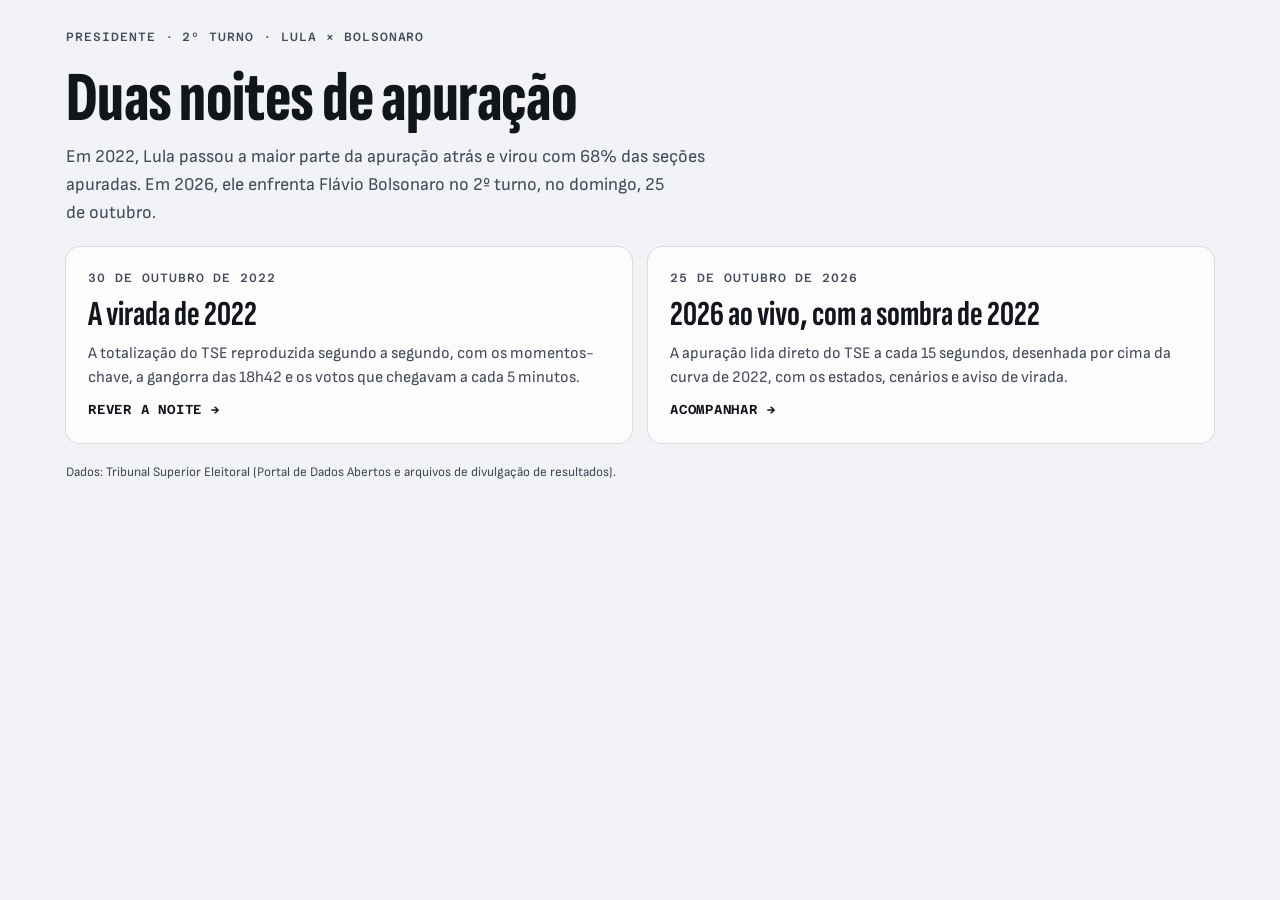
<file: index.html>
<!doctype html>
<html lang="pt-BR">
<head>
<meta charset="utf-8">
<meta name="viewport" content="width=device-width, initial-scale=1, viewport-fit=cover">
<title>Apuração do 2º turno</title>
<meta name="claude:viewport-fit-sides" content="cover">
<meta name="description" content="A virada de 2022, segundo a segundo, e a apuração de 2026 ao vivo com a sombra de 2022.">
<link rel="preconnect" href="https://fonts.googleapis.com">
<link rel="preconnect" href="https://fonts.gstatic.com" crossorigin>
<link rel="stylesheet" href="https://fonts.googleapis.com/css2?family=Azeret+Mono:wght@400;500;600&family=Sofia+Sans+Extra+Condensed:wght@600;700;800&family=Sofia+Sans:wght@400;500;600;700&display=swap">
<link rel="stylesheet" href="assets/apuracao.css">
<style>
  .entradas {
    display: grid;
    grid-template-columns: repeat(auto-fit, minmax(min(100%, 22rem), 1fr));
    gap: 16px;
  }

  .entrada {
    display: grid;
    gap: 10px;
    align-content: start;
    padding: 22px 22px 24px;
    border-radius: var(--raio);
    background: var(--superficie);
    box-shadow: 0 0 0 1px var(--anel);
    color: inherit;
    text-decoration: none;
  }

  .entrada:hover {
    box-shadow: 0 0 0 2px var(--tinta);
  }

  .entrada h2 {
    margin: 0;
    font-family: var(--fonte-placar);
    font-size: 2.2rem;
    line-height: 1;
  }

  .entrada p {
    margin: 0;
    color: var(--tinta-2);
  }

  .entrada .ir {
    font-family: var(--fonte-mono);
    font-size: var(--t-13);
    font-weight: 600;
    letter-spacing: 0.06em;
    text-transform: uppercase;
  }
</style>
</head>
<body>
<main class="pagina">
  <p class="olho">Presidente · 2º turno · Lula × Bolsonaro</p>
  <header class="cabecalho">
    <h1>Duas noites de apuração</h1>
    <p class="lide">Em 2022, Lula passou a maior parte da apuração atrás e virou com 68% das seções apuradas. Em 2026, ele enfrenta Flávio Bolsonaro no 2º turno, no domingo, 25 de outubro.</p>
  </header>
  <div class="entradas">
    <a class="entrada" href="2022.html">
      <span class="olho">30 de outubro de 2022</span>
      <h2>A virada de 2022</h2>
      <p>A totalização do TSE reproduzida segundo a segundo, com os momentos-chave, a gangorra das 18h42 e os votos que chegavam a cada 5 minutos.</p>
      <span class="ir">Rever a noite →</span>
    </a>
    <a class="entrada" href="2026.html">
      <span class="olho">25 de outubro de 2026</span>
      <h2>2026 ao vivo, com a sombra de 2022</h2>
      <p>A apuração lida direto do TSE a cada 15 segundos, desenhada por cima da curva de 2022, com os estados, cenários e aviso de virada.</p>
      <span class="ir">Acompanhar →</span>
    </a>
  </div>
  <footer class="notas">
    <p>Dados: Tribunal Superior Eleitoral (Portal de Dados Abertos e arquivos de divulgação de resultados).</p>
  </footer>
</main>
</body>
</html>
</file>
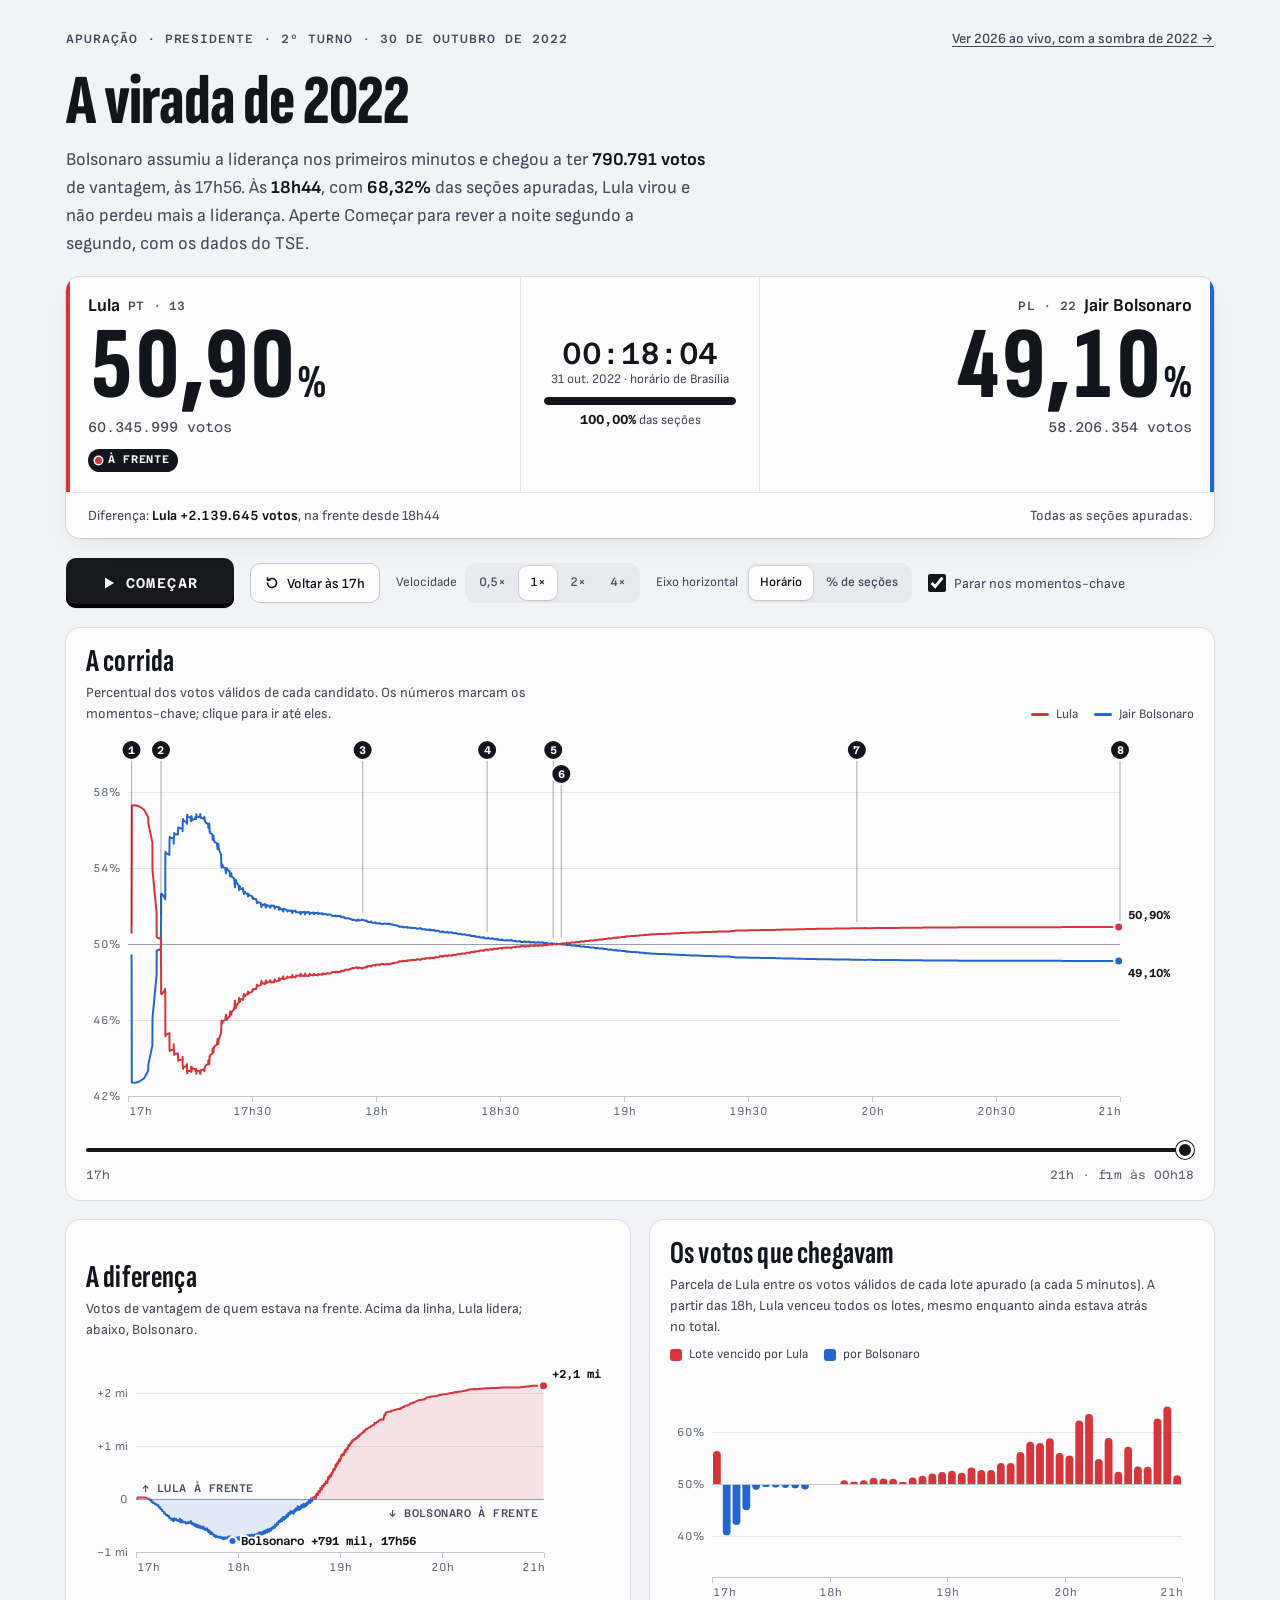
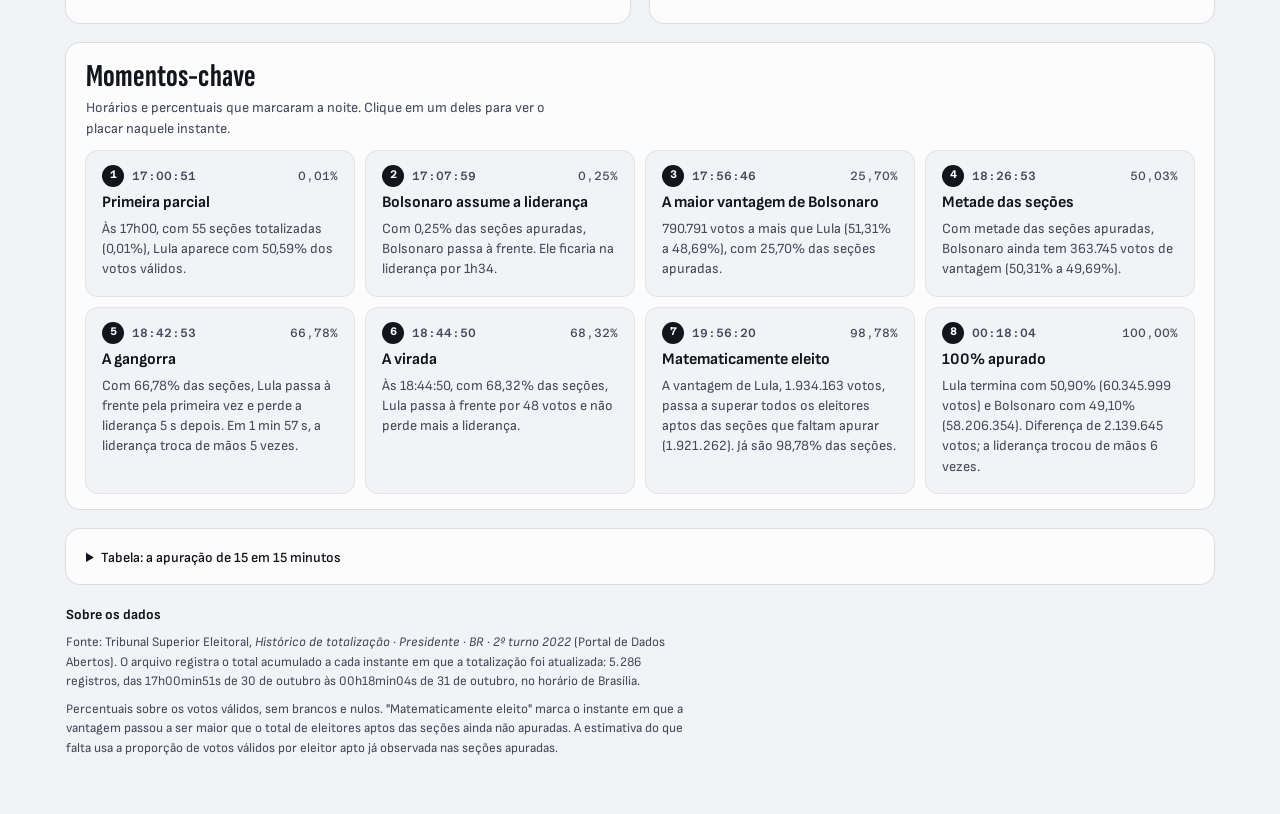
<file: 2022.html>
<!doctype html>
<html lang="pt-BR">
<head>
<meta charset="utf-8">
<meta name="viewport" content="width=device-width, initial-scale=1, viewport-fit=cover">
<title>A virada de 2022</title>
<meta name="claude:viewport-fit-sides" content="cover">
<meta name="description" content="Reprodução animada da apuração do 2º turno de 2022 entre Lula e Jair Bolsonaro, segundo a segundo, com os dados do TSE.">
<link rel="preconnect" href="https://fonts.googleapis.com">
<link rel="preconnect" href="https://fonts.gstatic.com" crossorigin>
<link rel="stylesheet" href="https://fonts.googleapis.com/css2?family=Azeret+Mono:wght@400;500;600&family=Sofia+Sans+Extra+Condensed:wght@600;700;800&family=Sofia+Sans:wght@400;500;600;700&display=swap">
<link rel="stylesheet" href="assets/apuracao.css">
</head>
<body>
<main class="pagina">
  <div class="topo">
    <p class="olho">Apuração · Presidente · 2º turno · 30 de outubro de 2022</p>
    <a class="trocar-versao" href="2026.html">Ver 2026 ao vivo, com a sombra de 2022 →</a>
  </div>

  <header class="cabecalho">
    <h1>A virada de 2022</h1>
    <p class="lide" id="lide">Reprodução da totalização do 2º turno entre Lula e Jair Bolsonaro, com os dados do TSE.</p>
  </header>

  <section class="placar" id="placar" aria-label="Placar da apuração no instante exibido">
    <div class="cand c-a">
      <div class="cand-nome"><span>Lula</span> <span class="cand-num">PT · 13</span></div>
      <div class="cand-pct"><span id="pct-a">—</span><small>%</small></div>
      <div class="cand-votos" id="votos-a">—</div>
      <div class="cand-selo"><span class="selo" id="selo-a" hidden>À frente</span></div>
    </div>
    <div class="centro">
      <div>
        <div class="relogio" id="relogio">--:--:--</div>
        <div class="relogio-data" id="relogio-data">30 out. 2022 · Brasília</div>
      </div>
      <div class="progresso">
        <div class="progresso-trilho"><div class="progresso-cheio" id="progresso"></div></div>
        <div class="progresso-rotulo"><strong id="pst">—</strong> das seções</div>
      </div>
      <span class="chip-lento" id="chip-lento" hidden>Câmera lenta</span>
    </div>
    <div class="cand c-b direita">
      <div class="cand-nome"><span class="cand-num">PL · 22</span> <span>Jair Bolsonaro</span></div>
      <div class="cand-pct"><span id="pct-b">—</span><small>%</small></div>
      <div class="cand-votos" id="votos-b">—</div>
      <div class="cand-selo"><span class="selo" id="selo-b" hidden>À frente</span></div>
    </div>
    <div class="placar-rodape">
      <span id="diferenca">—</span>
      <span id="falta">—</span>
    </div>
  </section>

  <div class="controles" role="group" aria-label="Controles da reprodução">
    <button class="tecla" id="tocar" type="button">
      <svg viewBox="0 0 14 14" aria-hidden="true"><path id="icone-tocar" d="M3 1.5v11l9-5.5z" fill="currentColor"/></svg>
      <span id="tocar-texto">Começar</span>
    </button>
    <button class="botao" id="reiniciar" type="button">
      <svg viewBox="0 0 14 14" aria-hidden="true"><path d="M2.5 7a4.5 4.5 0 1 0 1.3-3.2M2.5 1.8v2.4h2.4" fill="none" stroke="currentColor" stroke-width="1.6" stroke-linecap="round" stroke-linejoin="round"/></svg>
      Voltar às 17h
    </button>
    <div class="grupo">
      <span class="grupo-rotulo" id="r-velocidade">Velocidade</span>
      <div class="segmentado" role="radiogroup" aria-labelledby="r-velocidade">
        <label><input type="radio" name="velocidade" value="0.5"><span>0,5×</span></label>
        <label><input type="radio" name="velocidade" value="1" checked><span>1×</span></label>
        <label><input type="radio" name="velocidade" value="2"><span>2×</span></label>
        <label><input type="radio" name="velocidade" value="4"><span>4×</span></label>
      </div>
    </div>
    <div class="grupo">
      <span class="grupo-rotulo" id="r-eixo">Eixo horizontal</span>
      <div class="segmentado" role="radiogroup" aria-labelledby="r-eixo">
        <label><input type="radio" name="eixo" value="tempo" checked><span>Horário</span></label>
        <label><input type="radio" name="eixo" value="pst"><span>% de seções</span></label>
      </div>
    </div>
    <label class="alternar"><input type="checkbox" id="parar" checked> Parar nos momentos-chave</label>
  </div>

  <section class="painel" aria-labelledby="t-corrida">
    <div class="painel-topo">
      <div>
        <h2 id="t-corrida">A corrida</h2>
        <p class="painel-desc" id="desc-corrida">Percentual dos votos válidos de cada candidato. Os números marcam os momentos-chave; clique para ir até eles.</p>
      </div>
      <ul class="legenda">
        <li><i class="chave k-a"></i>Lula</li>
        <li><i class="chave k-b"></i>Jair Bolsonaro</li>
      </ul>
    </div>
    <div class="grafico" id="g-corrida" tabindex="0" aria-label="Gráfico da corrida. Use as setas para percorrer a apuração."></div>
    <div class="linha-tempo">
      <label class="so-leitor" for="tempo">Instante da apuração</label>
      <input type="range" id="tempo" min="0" max="1000" step="1" value="1000">
      <div class="linha-tempo-legenda"><span>17h</span><span id="tempo-fim">21h · fim às 00h18</span></div>
    </div>
  </section>

  <div class="duas-colunas">
    <section class="painel" aria-labelledby="t-margem">
      <div class="painel-topo">
        <div>
          <h2 id="t-margem">A diferença</h2>
          <p class="painel-desc">Votos de vantagem de quem estava na frente. Acima da linha, Lula lidera; abaixo, Bolsonaro.</p>
        </div>
      </div>
      <div class="grafico" id="g-margem"></div>
    </section>
    <section class="painel" aria-labelledby="t-lotes">
      <div class="painel-topo">
        <div>
          <h2 id="t-lotes">Os votos que chegavam</h2>
          <p class="painel-desc" id="desc-lotes">Parcela de Lula entre os votos válidos apurados a cada 5 minutos. Desde as 18h, Lula vencia quase todos os lotes, mesmo atrás no total.</p>
        </div>
        <ul class="legenda">
          <li><i class="chave bloco k-a"></i>Lote vencido por Lula</li>
          <li><i class="chave bloco k-b"></i>por Bolsonaro</li>
        </ul>
      </div>
      <div class="grafico" id="g-lotes"></div>
    </section>
  </div>

  <section class="painel" aria-labelledby="t-momentos">
    <div class="painel-topo">
      <div>
        <h2 id="t-momentos">Momentos-chave</h2>
        <p class="painel-desc">Horários e percentuais que marcaram a noite. Clique em um deles para ver o placar naquele instante.</p>
      </div>
    </div>
    <ol class="momentos" id="momentos"></ol>
  </section>

  <section class="painel" aria-labelledby="t-tabela">
    <details class="tabela">
      <summary id="t-tabela">Tabela: a apuração de 15 em 15 minutos</summary>
      <div class="tabela-envolve">
        <table>
          <thead>
            <tr><th scope="col">Horário</th><th scope="col">Seções apuradas</th><th scope="col">Lula</th><th scope="col">Bolsonaro</th><th scope="col">Diferença (votos)</th><th scope="col">Na frente</th></tr>
          </thead>
          <tbody id="tabela"></tbody>
        </table>
      </div>
    </details>
  </section>

  <footer class="notas">
    <h2>Sobre os dados</h2>
    <p>Fonte: Tribunal Superior Eleitoral, <em>Histórico de totalização · Presidente · BR · 2º turno 2022</em> (Portal de Dados Abertos). O arquivo registra o total acumulado a cada instante em que a totalização foi atualizada: 5.286 registros, das 17h00min51s de 30 de outubro às 00h18min04s de 31 de outubro, no horário de Brasília.</p>
    <p>Percentuais sobre os votos válidos, sem brancos e nulos. "Matematicamente eleito" marca o instante em que a vantagem passou a ser maior que o total de eleitores aptos das seções ainda não apuradas. A estimativa do que falta usa a proporção de votos válidos por eleitor apto já observada nas seções apuradas.</p>
  </footer>
  <div class="so-leitor" aria-live="polite" id="anuncio"></div>
</main>
<script src="dados/2022-2t-br.js"></script>
<script src="assets/apuracao.js"></script>
<script src="assets/pagina-2022.js"></script>
</body>
</html>
</file>
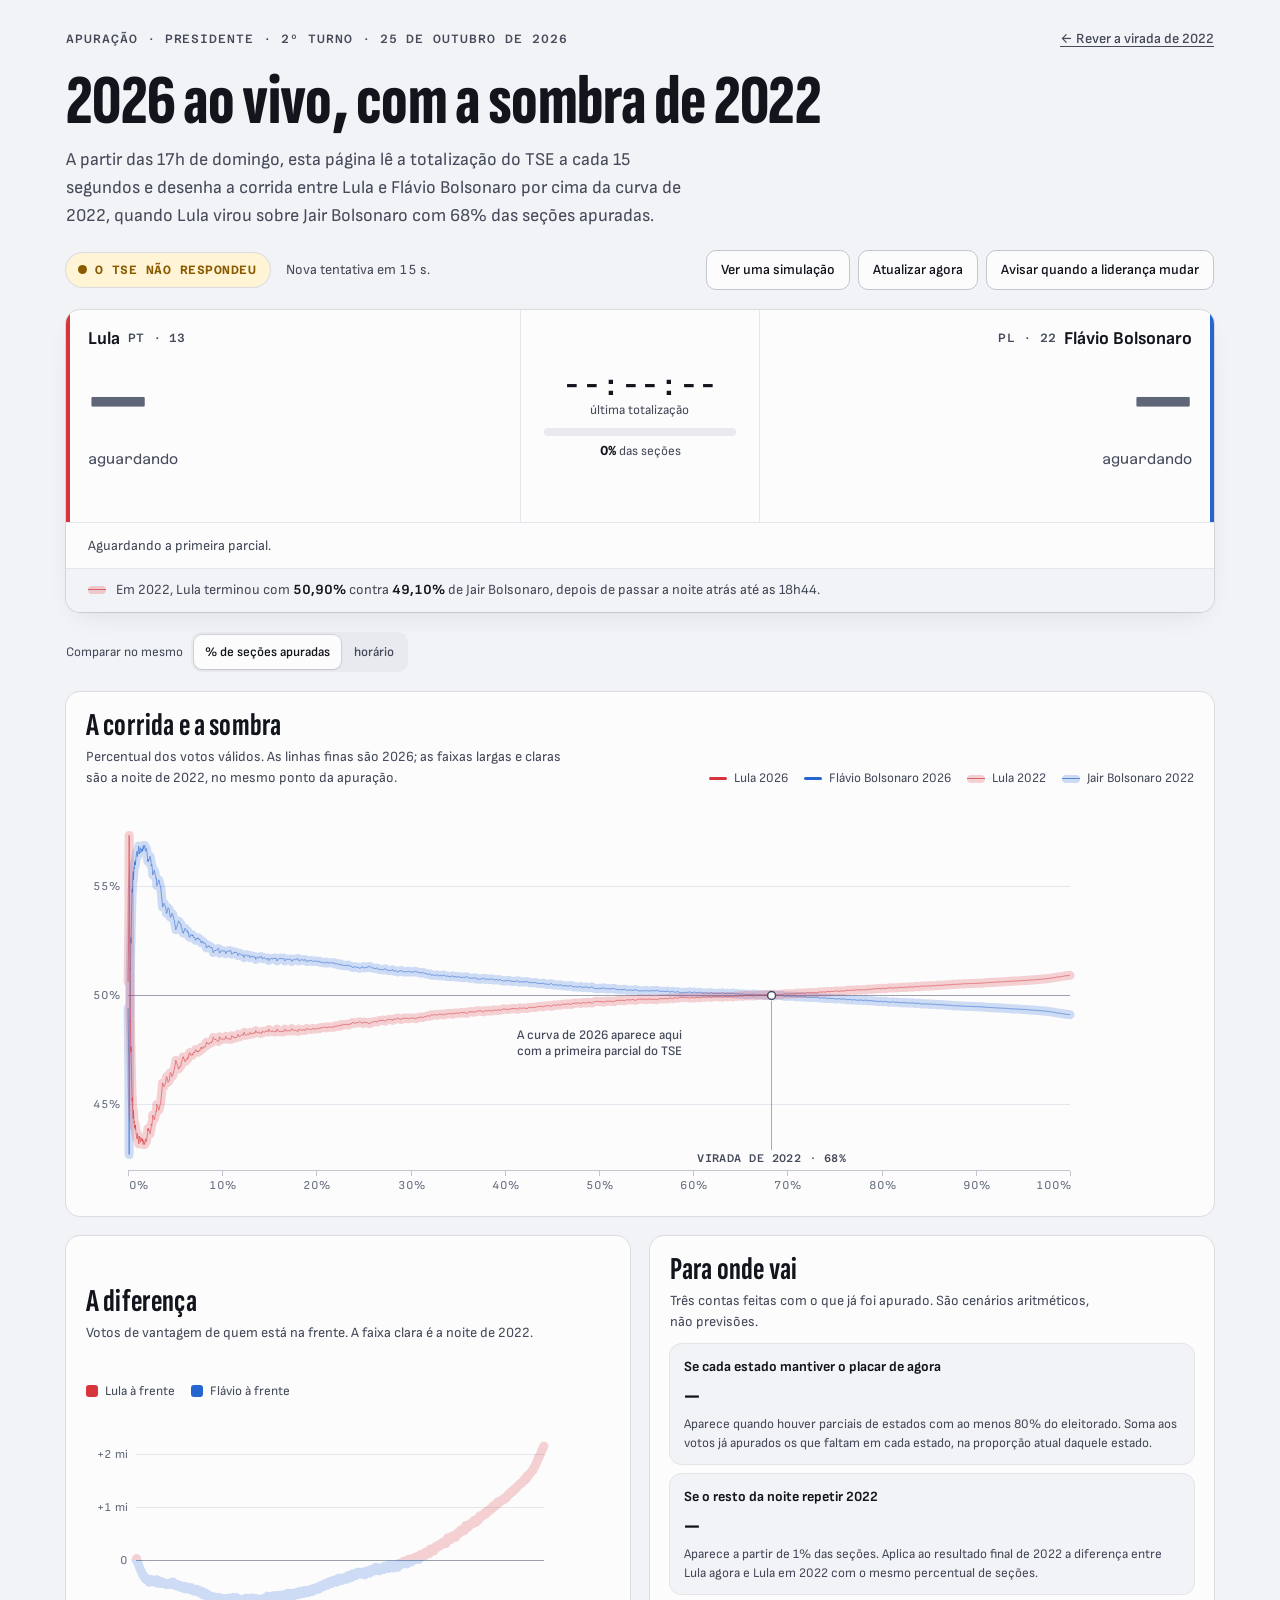
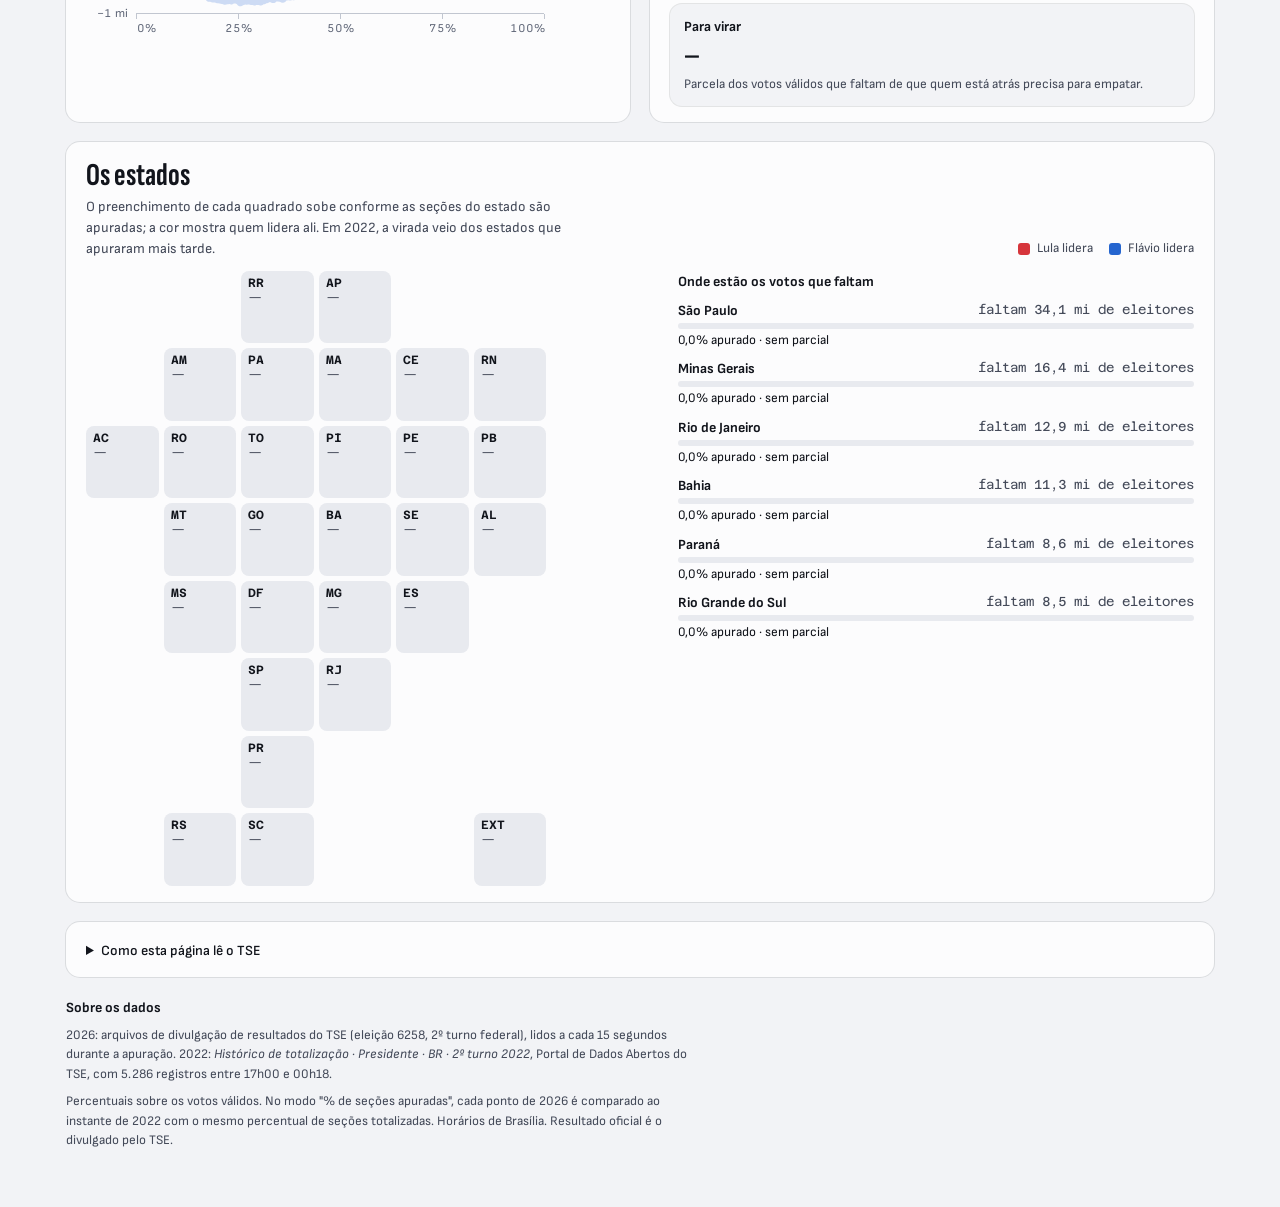
<file: 2026.html>
<!doctype html>
<html lang="pt-BR">
<head>
<meta charset="utf-8">
<meta name="viewport" content="width=device-width, initial-scale=1, viewport-fit=cover">
<title>Apuração 2026 × 2022</title>
<meta name="claude:viewport-fit-sides" content="cover">
<meta name="versao-ao-vivo" content="https://ogabrielfr.github.io/teste/2026.html">
<meta name="description" content="Apuração do 2º turno de 2026 entre Lula e Flávio Bolsonaro ao vivo, lida do TSE, com a curva de 2022 como sombra.">
<link rel="preconnect" href="https://fonts.googleapis.com">
<link rel="preconnect" href="https://fonts.gstatic.com" crossorigin>
<link rel="stylesheet" href="https://fonts.googleapis.com/css2?family=Azeret+Mono:wght@400;500;600&family=Sofia+Sans+Extra+Condensed:wght@600;700;800&family=Sofia+Sans:wght@400;500;600;700&display=swap">
<link rel="stylesheet" href="assets/apuracao.css">
</head>
<body>
<main class="pagina">
  <div class="topo">
    <p class="olho">Apuração · Presidente · 2º turno · 25 de outubro de 2026</p>
    <a class="trocar-versao" href="2022.html">← Rever a virada de 2022</a>
  </div>

  <header class="cabecalho">
    <h1>2026 ao vivo, com a sombra de 2022</h1>
    <p class="lide" id="lide">A partir das 17h de domingo, esta página lê a totalização do TSE a cada 15 segundos e desenha a corrida entre Lula e Flávio Bolsonaro por cima da curva de 2022, quando Lula virou sobre Jair Bolsonaro com 68% das seções apuradas.</p>
  </header>

  <div class="faixa-status" id="faixa-status">
    <span class="status" id="status" data-estado="conectando"><i class="status-ponto" aria-hidden="true"></i><span id="status-texto">Conectando ao TSE…</span></span>
    <span class="status-detalhe" id="status-detalhe"></span>
    <a class="botao" id="abrir-ao-vivo" href="#" target="_blank" rel="noopener" hidden>Abrir a versão ao vivo</a>
    <div class="grupo">
      <button class="botao" id="simular" type="button">Ver uma simulação</button>
      <button class="botao" id="atualizar" type="button">Atualizar agora</button>
      <button class="botao" id="avisar" type="button" aria-pressed="false">Avisar quando a liderança mudar</button>
    </div>
  </div>

  <div class="aviso-simulacao" id="aviso-simulacao" hidden>
    <strong>Simulação com números fictícios.</strong>
    <span>Os candidatos aparecem como A e B e nada aqui é resultado. Serve para ver como a página se comporta durante a apuração.</span>
    <span class="grupo">
      <button class="botao" id="nova-simulacao" type="button">Sortear outra</button>
      <button class="botao" id="sair-simulacao" type="button">Voltar ao ao vivo</button>
    </span>
  </div>

  <section class="placar" id="placar" aria-label="Placar da apuração de 2026">
    <div class="marca-dagua" id="marca-dagua" hidden>Simulação</div>
    <div class="cand c-a">
      <div class="cand-nome"><span id="nome-a">Lula</span> <span class="cand-num" id="num-a">PT · 13</span></div>
      <div class="cand-pct"><span id="pct-a">—</span><small>%</small></div>
      <div class="cand-votos" id="votos-a">aguardando</div>
      <div class="cand-selo"><span class="selo" id="selo-a" hidden>À frente</span></div>
    </div>
    <div class="centro">
      <div>
        <div class="relogio" id="relogio">--:--:--</div>
        <div class="relogio-data" id="relogio-data">última totalização</div>
      </div>
      <div class="progresso">
        <div class="progresso-trilho"><div class="progresso-cheio" id="progresso"></div></div>
        <div class="progresso-rotulo"><strong id="pst">0%</strong> das seções</div>
      </div>
    </div>
    <div class="cand c-b direita">
      <div class="cand-nome"><span class="cand-num" id="num-b">PL · 22</span> <span id="nome-b">Flávio Bolsonaro</span></div>
      <div class="cand-pct"><span id="pct-b">—</span><small>%</small></div>
      <div class="cand-votos" id="votos-b">aguardando</div>
      <div class="cand-selo"><span class="selo" id="selo-b" hidden>À frente</span></div>
    </div>
    <div class="placar-rodape">
      <span id="diferenca">A apuração começa quando as urnas fecharem, às 17h.</span>
      <span id="falta"></span>
    </div>
    <div class="placar-comparacao" id="comparacao">
      <span class="chave sombra k-a" aria-hidden="true"></span>
      <span id="comparacao-texto">Em 2022, Lula terminou com 50,90% contra 49,10% de Jair Bolsonaro, depois de passar a noite atrás até as 18h44.</span>
    </div>
  </section>

  <div class="controles" role="group" aria-label="Opções dos gráficos">
    <div class="grupo">
      <span class="grupo-rotulo" id="r-eixo">Comparar no mesmo</span>
      <div class="segmentado" role="radiogroup" aria-labelledby="r-eixo">
        <label><input type="radio" name="eixo" value="pst" checked><span>% de seções apuradas</span></label>
        <label><input type="radio" name="eixo" value="tempo"><span>horário</span></label>
      </div>
    </div>
  </div>

  <section class="painel" aria-labelledby="t-corrida">
    <div class="painel-topo">
      <div>
        <h2 id="t-corrida">A corrida e a sombra</h2>
        <p class="painel-desc" id="desc-corrida">Percentual dos votos válidos. As linhas finas são 2026; as faixas largas e claras são a noite de 2022, no mesmo ponto da apuração.</p>
      </div>
      <ul class="legenda">
        <li><i class="chave k-a"></i><span id="leg-a">Lula 2026</span></li>
        <li><i class="chave k-b"></i><span id="leg-b">Flávio Bolsonaro 2026</span></li>
        <li><i class="chave sombra k-a"></i>Lula 2022</li>
        <li><i class="chave sombra k-b"></i>Jair Bolsonaro 2022</li>
      </ul>
    </div>
    <div class="grafico" id="g-corrida" tabindex="0" aria-label="Gráfico da corrida de 2026 com a sombra de 2022. Use as setas para percorrer."></div>
  </section>

  <div class="duas-colunas">
    <section class="painel" aria-labelledby="t-margem">
      <div class="painel-topo">
        <div>
          <h2 id="t-margem">A diferença</h2>
          <p class="painel-desc">Votos de vantagem de quem está na frente. A faixa clara é a noite de 2022.</p>
        </div>
        <ul class="legenda">
          <li><i class="chave bloco k-a"></i><span id="leg-m-a">Lula à frente</span></li>
          <li><i class="chave bloco k-b"></i><span id="leg-m-b">Flávio à frente</span></li>
        </ul>
      </div>
      <div class="grafico" id="g-margem"></div>
    </section>

    <section class="painel" aria-labelledby="t-cenarios">
      <div class="painel-topo">
        <div>
          <h2 id="t-cenarios">Para onde vai</h2>
          <p class="painel-desc">Três contas feitas com o que já foi apurado. São cenários aritméticos, não previsões.</p>
        </div>
      </div>
      <div class="cenarios" id="cenarios">
        <div class="cenario">
          <h3>Se cada estado mantiver o placar de agora</h3>
          <div class="cenario-valor" id="cen-estados">—</div>
          <p id="cen-estados-nota">Soma aos votos já apurados os que faltam em cada estado, divididos na proporção atual daquele estado.</p>
        </div>
        <div class="cenario">
          <h3>Se o resto da noite repetir 2022</h3>
          <div class="cenario-valor" id="cen-sombra">—</div>
          <p id="cen-sombra-nota">Aplica ao resultado final de 2022 a diferença entre Lula agora e Lula em 2022 com o mesmo percentual de seções.</p>
        </div>
        <div class="cenario">
          <h3>Para virar</h3>
          <div class="cenario-valor" id="cen-virar">—</div>
          <p id="cen-virar-nota">Parcela dos votos válidos que faltam de que quem está atrás precisa para empatar.</p>
        </div>
      </div>
    </section>
  </div>

  <section class="painel" aria-labelledby="t-estados">
    <div class="painel-topo">
      <div>
        <h2 id="t-estados">Os estados</h2>
        <p class="painel-desc">O preenchimento de cada quadrado sobe conforme as seções do estado são apuradas; a cor mostra quem lidera ali. Em 2022, a virada veio dos estados que apuraram mais tarde.</p>
      </div>
      <ul class="legenda">
        <li><i class="chave bloco k-a"></i><span id="leg-uf-a">Lula lidera</span></li>
        <li><i class="chave bloco k-b"></i><span id="leg-uf-b">Flávio lidera</span></li>
      </ul>
    </div>
    <div class="estados">
      <div class="mapa-uf" id="mapa-uf" role="group" aria-label="Mapa dos estados"></div>
      <div class="faltam">
        <h3>Onde estão os votos que faltam</h3>
        <ol class="faltam-lista" id="faltam"></ol>
      </div>
    </div>
  </section>

  <section class="painel" aria-labelledby="t-como">
    <details class="tabela" id="como">
      <summary id="t-como">Como esta página lê o TSE</summary>
      <div class="notas">
        <p>A página busca no navegador o mesmo arquivo que alimenta o site oficial de resultados: <code id="url-br"></code>. Ele traz seções apuradas, eleitores aptos e votos de cada candidato no Brasil. Os estados vêm de um arquivo por UF no mesmo formato, lidos um a cada poucos segundos.</p>
        <p>O TSE publica só o placar do momento, sem histórico. Por isso a curva de 2026 começa quando a página é aberta e fica guardada neste navegador: recarregar não apaga o que já foi coletado. Depois da eleição, o TSE costuma publicar o histórico completo no Portal de Dados Abertos; carregue o CSV aqui para ver a noite inteira.</p>
        <p class="carregar"><label class="botao" for="csv">Carregar histórico (CSV do TSE)</label><input type="file" id="csv" accept=".csv,text/csv" class="so-leitor"> <span id="csv-status"></span></p>
        <p><button class="botao" id="limpar" type="button">Apagar a curva guardada neste navegador</button></p>
      </div>
    </details>
  </section>

  <footer class="notas">
    <h2>Sobre os dados</h2>
    <p>2026: arquivos de divulgação de resultados do TSE (eleição 6258, 2º turno federal), lidos a cada 15 segundos durante a apuração. 2022: <em>Histórico de totalização · Presidente · BR · 2º turno 2022</em>, Portal de Dados Abertos do TSE, com 5.286 registros entre 17h00 e 00h18.</p>
    <p>Percentuais sobre os votos válidos. No modo "% de seções apuradas", cada ponto de 2026 é comparado ao instante de 2022 com o mesmo percentual de seções totalizadas. Horários de Brasília. Resultado oficial é o divulgado pelo TSE.</p>
  </footer>
  <div class="so-leitor" aria-live="polite" id="anuncio"></div>
</main>
<script src="dados/2022-2t-br.js"></script>
<script src="assets/apuracao.js"></script>
<script src="assets/pagina-2026.js"></script>
</body>
</html>
</file>
<file: assets/apuracao.css>
/* Apuração — estilos compartilhados pelas páginas 2022 e 2026.
   Layout: um placar no topo, como o telão de apuração; o gráfico da corrida é o palco;
   o resto fica em faixas silenciosas. Só os candidatos têm cor: o resto é papel e tinta. */

:root {
  --papel: #f2f3f6;
  --superficie: #fcfcfd;
  --superficie-2: #e8eaef;
  --tinta: #12151c;
  --tinta-2: #454b5a;
  --tinta-3: #5f6677;
  --grade: #e3e6ec;
  --eixo: #c1c6d0;
  --anel: rgb(18 21 28 / 0.1);
  --sombra: 0 1px 2px rgb(18 21 28 / 0.05), 0 10px 30px -12px rgb(18 21 28 / 0.12);
  --lula: #d6353b;
  --bolso: #2565cf;
  --lula-lavado: rgb(214 53 59 / 0.12);
  --bolso-lavado: rgb(37 101 207 / 0.12);
  --lula-sombra: rgb(214 53 59 / 0.22);
  --bolso-sombra: rgb(37 101 207 / 0.22);
  --lula-preenche: rgb(214 53 59 / 0.3);
  --bolso-preenche: rgb(37 101 207 / 0.3);
  --tecla: #16181d;
  --tecla-fundo: #000000;
  --tecla-texto: #f6f6f7;
  --aviso: #8a5a00;
  --aviso-fundo: #fff4d6;

  --fonte-placar: "Sofia Sans Extra Condensed", "Arial Narrow", "Roboto Condensed", sans-serif;
  --fonte-texto: "Sofia Sans", system-ui, -apple-system, "Segoe UI", Roboto, sans-serif;
  --fonte-mono: "Azeret Mono", ui-monospace, "SFMono-Regular", Menlo, Consolas, monospace;

  --t-12: 0.75rem;
  --t-13: 0.8125rem;
  --t-14: 0.875rem;
  --t-16: 1rem;
  --t-18: 1.125rem;
  --t-24: 1.5rem;
  --t-32: 2rem;
  --raio: 14px;
  color-scheme: light;
}

@media (prefers-color-scheme: dark) {
  :root:not([data-theme="light"]) {
    --papel: #0c0e13;
    --superficie: #151922;
    --superficie-2: #212734;
    --tinta: #eceef3;
    --tinta-2: #b9bfcb;
    --tinta-3: #959cab;
    --grade: #252b37;
    --eixo: #3b4251;
    --anel: rgb(255 255 255 / 0.09);
    --sombra: 0 1px 2px rgb(0 0 0 / 0.4), 0 12px 32px -14px rgb(0 0 0 / 0.6);
    --lula: #ef5b5f;
    --bolso: #4a8cf0;
    --lula-lavado: rgb(239 91 95 / 0.16);
    --bolso-lavado: rgb(74 140 240 / 0.16);
    --lula-sombra: rgb(239 91 95 / 0.26);
    --bolso-sombra: rgb(74 140 240 / 0.26);
    --lula-preenche: rgb(239 91 95 / 0.34);
    --bolso-preenche: rgb(74 140 240 / 0.34);
    --tecla: #eceef3;
    --tecla-fundo: #8d93a1;
    --tecla-texto: #12151c;
    --aviso: #f5c96a;
    --aviso-fundo: #2c2410;
    color-scheme: dark;
  }
}

:root[data-theme="dark"] {
  --papel: #0c0e13;
  --superficie: #151922;
  --superficie-2: #212734;
  --tinta: #eceef3;
  --tinta-2: #b9bfcb;
  --tinta-3: #959cab;
  --grade: #252b37;
  --eixo: #3b4251;
  --anel: rgb(255 255 255 / 0.09);
  --sombra: 0 1px 2px rgb(0 0 0 / 0.4), 0 12px 32px -14px rgb(0 0 0 / 0.6);
  --lula: #ef5b5f;
  --bolso: #4a8cf0;
  --lula-lavado: rgb(239 91 95 / 0.16);
  --bolso-lavado: rgb(74 140 240 / 0.16);
  --lula-sombra: rgb(239 91 95 / 0.26);
  --bolso-sombra: rgb(74 140 240 / 0.26);
  --lula-preenche: rgb(239 91 95 / 0.34);
  --bolso-preenche: rgb(74 140 240 / 0.34);
  --tecla: #eceef3;
  --tecla-fundo: #8d93a1;
  --tecla-texto: #12151c;
  --aviso: #f5c96a;
  --aviso-fundo: #2c2410;
  color-scheme: dark;
}

*,
*::before,
*::after {
  box-sizing: border-box;
}

html {
  -webkit-text-size-adjust: 100%;
}

body {
  margin: 0;
  background: var(--papel);
  color: var(--tinta);
  font-family: var(--fonte-texto);
  font-size: var(--t-16);
  line-height: 1.5;
  -webkit-font-smoothing: antialiased;
}

[hidden] {
  display: none !important;
}

a {
  color: inherit;
  text-decoration-thickness: 1px;
  text-underline-offset: 3px;
}

:focus-visible {
  outline: 2px solid var(--tinta);
  outline-offset: 2px;
  border-radius: 4px;
}

.so-leitor {
  position: absolute;
  width: 1px;
  height: 1px;
  margin: -1px;
  overflow: hidden;
  clip: rect(0 0 0 0);
  white-space: nowrap;
}

/* ---------- Estrutura ---------- */

.pagina {
  max-width: 1180px;
  margin: 0 auto;
  padding-block: 28px 56px;
  padding-left: max(16px, env(safe-area-inset-left, 0px));
  padding-right: max(16px, env(safe-area-inset-right, 0px));
  display: grid;
  gap: 20px;
}

.topo {
  display: flex;
  flex-wrap: wrap;
  align-items: baseline;
  justify-content: space-between;
  gap: 8px 20px;
}

.olho {
  margin: 0;
  font-family: var(--fonte-mono);
  font-size: var(--t-12);
  font-weight: 500;
  letter-spacing: 0.08em;
  text-transform: uppercase;
  color: var(--tinta-2);
}

.trocar-versao {
  font-size: var(--t-14);
  font-weight: 600;
  color: var(--tinta-2);
}

.cabecalho {
  display: grid;
  gap: 10px;
  max-width: 820px;
}

.cabecalho h1 {
  margin: 0;
  font-family: var(--fonte-placar);
  font-weight: 800;
  font-size: clamp(2.6rem, 6.2vw, 4.4rem);
  line-height: 0.95;
  letter-spacing: -0.01em;
  text-wrap: balance;
}

.lide {
  margin: 0;
  max-width: 64ch;
  font-size: var(--t-18);
  line-height: 1.55;
  color: var(--tinta-2);
  text-wrap: pretty;
}

.lide strong {
  color: var(--tinta);
  font-weight: 700;
}

/* ---------- Placar ---------- */

.placar {
  position: relative;
  display: grid;
  grid-template-columns: minmax(0, 1fr) minmax(0, 15rem) minmax(0, 1fr);
  align-items: stretch;
  gap: 0;
  background: var(--superficie);
  border-radius: var(--raio);
  box-shadow: 0 0 0 1px var(--anel), var(--sombra);
  overflow: hidden;
}

.placar.esmaecido {
  opacity: 0.55;
}

.cand {
  position: relative;
  display: grid;
  align-content: start;
  gap: 4px;
  min-width: 0;
  padding: 18px 22px 20px;
}

.cand::before {
  content: "";
  position: absolute;
  inset: 0 auto 0 0;
  width: 4px;
  background: var(--cor);
}

.cand.direita {
  text-align: right;
}

.cand.direita::before {
  inset: 0 0 0 auto;
}

.cand.c-a {
  --cor: var(--lula);
}

.cand.c-b {
  --cor: var(--bolso);
}

.cand-nome {
  display: flex;
  align-items: center;
  gap: 8px;
  flex-wrap: wrap;
  font-weight: 700;
  font-size: var(--t-18);
  line-height: 1.2;
}

.cand.direita .cand-nome {
  justify-content: flex-end;
}

.cand-num {
  font-family: var(--fonte-mono);
  font-size: var(--t-12);
  font-weight: 500;
  color: var(--tinta-2);
  letter-spacing: 0.02em;
}

.cand-pct {
  font-family: var(--fonte-placar);
  font-weight: 800;
  font-size: clamp(3.4rem, 9.5vw, 6.4rem);
  line-height: 0.9;
  letter-spacing: -0.01em;
  font-variant-numeric: tabular-nums;
}

.cand-pct small {
  font-size: 0.46em;
  font-weight: 700;
  margin-left: 2px;
}

.placar.sem-dados .cand-pct {
  color: var(--tinta-3);
}

.placar.sem-dados .cand-pct small {
  display: none;
}

.cand-votos {
  font-family: var(--fonte-mono);
  font-size: var(--t-14);
  color: var(--tinta-2);
  font-variant-numeric: tabular-nums;
}

.selo {
  display: inline-flex;
  align-items: center;
  gap: 6px;
  padding: 3px 9px 3px 7px;
  border-radius: 999px;
  background: var(--tinta);
  color: var(--superficie);
  font-family: var(--fonte-mono);
  font-size: 0.6875rem;
  font-weight: 600;
  letter-spacing: 0.06em;
  text-transform: uppercase;
  white-space: nowrap;
}

.selo::before {
  content: "";
  width: 7px;
  height: 7px;
  border-radius: 50%;
  background: var(--cor);
  box-shadow: 0 0 0 1.5px var(--superficie);
}

.cand-selo {
  min-height: 22px;
  margin-top: 6px;
}

.centro {
  display: grid;
  align-content: center;
  justify-items: center;
  gap: 8px;
  padding: 18px 12px;
  border-inline: 1px solid var(--grade);
  text-align: center;
}

.relogio {
  font-family: var(--fonte-mono);
  font-weight: 500;
  font-size: clamp(1.4rem, 3vw, 1.9rem);
  line-height: 1;
  letter-spacing: -0.02em;
  font-variant-numeric: tabular-nums;
}

.relogio-data {
  font-size: var(--t-13);
  color: var(--tinta-2);
}

.progresso {
  width: 100%;
  max-width: 12rem;
  display: grid;
  gap: 5px;
}

.progresso-trilho {
  position: relative;
  height: 8px;
  border-radius: 999px;
  background: var(--superficie-2);
  overflow: hidden;
}

.progresso-cheio {
  position: absolute;
  inset: 0 auto 0 0;
  width: 0;
  border-radius: 999px;
  background: var(--tinta);
}

.progresso-rotulo {
  font-size: var(--t-13);
  color: var(--tinta-2);
  font-variant-numeric: tabular-nums;
}

.progresso-rotulo strong {
  color: var(--tinta);
  font-family: var(--fonte-mono);
  font-weight: 600;
}

.chip-lento {
  font-family: var(--fonte-mono);
  font-size: 0.6875rem;
  font-weight: 600;
  letter-spacing: 0.06em;
  text-transform: uppercase;
  padding: 2px 8px;
  border-radius: 999px;
  border: 1px solid var(--tinta);
}

.placar-rodape {
  grid-column: 1 / -1;
  display: flex;
  flex-wrap: wrap;
  justify-content: space-between;
  gap: 6px 24px;
  padding: 12px 22px;
  border-top: 1px solid var(--grade);
  font-size: var(--t-14);
  color: var(--tinta-2);
}

.placar-rodape strong {
  color: var(--tinta);
  font-variant-numeric: tabular-nums;
}

.marca-dagua {
  position: absolute;
  inset: 0;
  display: grid;
  place-items: center;
  pointer-events: none;
  font-family: var(--fonte-placar);
  font-weight: 800;
  font-size: clamp(2.5rem, 10vw, 6rem);
  letter-spacing: 0.08em;
  color: var(--tinta);
  opacity: 0.07;
  transform: rotate(-8deg);
}

/* ---------- Controles ---------- */

.controles {
  display: flex;
  flex-wrap: wrap;
  align-items: center;
  gap: 12px 16px;
}

.grupo {
  display: flex;
  flex-wrap: wrap;
  align-items: center;
  gap: 8px;
}

.grupo-rotulo {
  font-size: var(--t-13);
  color: var(--tinta-2);
}

/* A tecla principal imita as teclas da urna eletrônica. */
.tecla {
  display: inline-flex;
  align-items: center;
  justify-content: center;
  gap: 10px;
  min-height: 50px;
  min-width: 10.5rem;
  padding: 0 22px;
  border: 0;
  border-radius: 10px;
  background: var(--tecla);
  color: var(--tecla-texto);
  box-shadow: inset 0 -4px 0 var(--tecla-fundo), 0 1px 0 var(--anel);
  font-family: var(--fonte-mono);
  font-size: var(--t-14);
  font-weight: 600;
  letter-spacing: 0.1em;
  text-transform: uppercase;
  cursor: pointer;
  transition: transform 80ms ease, box-shadow 80ms ease;
}

.tecla:hover {
  filter: brightness(1.15);
}

.tecla:active {
  transform: translateY(2px);
  box-shadow: inset 0 -2px 0 var(--tecla-fundo);
}

.tecla svg {
  width: 14px;
  height: 14px;
  flex: none;
}

.botao {
  display: inline-flex;
  align-items: center;
  gap: 8px;
  min-height: 40px;
  padding: 0 14px;
  border: 1px solid var(--eixo);
  border-radius: 10px;
  background: var(--superficie);
  color: var(--tinta);
  font: inherit;
  font-size: var(--t-14);
  font-weight: 600;
  cursor: pointer;
}

.botao:hover {
  border-color: var(--tinta-3);
}

.botao[disabled] {
  opacity: 0.5;
  cursor: default;
}

.botao svg {
  width: 14px;
  height: 14px;
}

.segmentado {
  display: inline-flex;
  padding: 3px;
  border-radius: 11px;
  background: var(--superficie-2);
  gap: 2px;
}

.segmentado label {
  position: relative;
  display: inline-flex;
}

.segmentado input {
  position: absolute;
  opacity: 0;
  inset: 0;
  margin: 0;
  cursor: pointer;
}

.segmentado span {
  display: inline-flex;
  align-items: center;
  min-height: 34px;
  padding: 0 11px;
  border-radius: 8px;
  font-size: var(--t-13);
  font-weight: 600;
  color: var(--tinta-2);
  font-variant-numeric: tabular-nums;
  white-space: nowrap;
}

.segmentado input:checked + span {
  background: var(--superficie);
  color: var(--tinta);
  box-shadow: 0 0 0 1px var(--anel), 0 1px 2px rgb(0 0 0 / 0.08);
}

.segmentado input:focus-visible + span {
  outline: 2px solid var(--tinta);
  outline-offset: 1px;
}

.alternar {
  display: inline-flex;
  align-items: center;
  gap: 8px;
  font-size: var(--t-14);
  color: var(--tinta-2);
  cursor: pointer;
}

.alternar input {
  width: 18px;
  height: 18px;
  margin: 0;
  accent-color: var(--tinta);
}

/* ---------- Painéis e gráficos ---------- */

.painel {
  position: relative;
  min-width: 0;
  overflow-x: clip;
  display: grid;
  gap: 12px;
  padding: 18px 20px 16px;
  background: var(--superficie);
  border-radius: var(--raio);
  box-shadow: 0 0 0 1px var(--anel);
}

.painel-topo {
  display: flex;
  flex-wrap: wrap;
  justify-content: space-between;
  align-items: flex-end;
  gap: 8px 20px;
}

.painel h2 {
  margin: 0;
  font-family: var(--fonte-placar);
  font-weight: 700;
  font-size: var(--t-32);
  line-height: 1;
  letter-spacing: 0.005em;
}

.painel-desc {
  margin: 4px 0 0;
  max-width: 62ch;
  font-size: var(--t-14);
  color: var(--tinta-2);
  text-wrap: pretty;
}

.duas-colunas {
  display: grid;
  grid-template-columns: repeat(2, minmax(0, 1fr));
  gap: 20px;
}

.legenda {
  display: flex;
  flex-wrap: wrap;
  gap: 6px 16px;
  margin: 0;
  padding: 0;
  list-style: none;
  font-size: var(--t-13);
  color: var(--tinta-2);
}

.legenda li {
  display: inline-flex;
  align-items: center;
  gap: 7px;
}

.chave {
  width: 18px;
  height: 3px;
  border-radius: 2px;
  background: var(--cor);
  flex: none;
}

.chave.sombra {
  height: 8px;
  border-radius: 4px;
  background: var(--cor-sombra);
  box-shadow: inset 0 0 0 999px transparent;
  position: relative;
}

.chave.sombra::after {
  content: "";
  position: absolute;
  left: 0;
  right: 0;
  top: 3.5px;
  height: 1px;
  background: var(--cor);
  opacity: 0.7;
}

.chave.bloco {
  width: 12px;
  height: 12px;
  border-radius: 3px;
}

.k-a {
  --cor: var(--lula);
  --cor-sombra: var(--lula-sombra);
}

.k-b {
  --cor: var(--bolso);
  --cor-sombra: var(--bolso-sombra);
}

.grafico {
  position: relative;
  min-width: 0;
  touch-action: pan-y;
}

.grafico:focus-visible {
  outline-offset: 4px;
}

.grafico svg {
  display: block;
  width: 100%;
  height: auto;
  overflow: visible;
}

.grafico text {
  font-family: var(--fonte-texto);
  font-size: 12px;
  fill: var(--tinta-3);
}

.grafico .rotulo-eixo {
  font-variant-numeric: tabular-nums;
}

.grafico .linha-grade {
  stroke: var(--grade);
  stroke-width: 1;
  shape-rendering: crispEdges;
}

.grafico .linha-base {
  stroke: var(--eixo);
  stroke-width: 1;
  shape-rendering: crispEdges;
}

.grafico .linha-ref {
  stroke: var(--tinta-3);
  stroke-width: 1;
  opacity: 0.55;
  shape-rendering: crispEdges;
}

.grafico .texto-ref {
  font-family: var(--fonte-mono);
  font-size: 11px;
  fill: var(--tinta-2);
}

.grafico .serie {
  fill: none;
  stroke-width: 2;
  stroke-linejoin: round;
  stroke-linecap: round;
}

.grafico .s-a {
  stroke: var(--lula);
}

.grafico .s-b {
  stroke: var(--bolso);
}

.grafico .sombra-larga {
  fill: none;
  stroke-width: 9;
  stroke-linejoin: round;
  stroke-linecap: round;
}

.grafico .sombra-fio {
  fill: none;
  stroke-width: 1;
  opacity: 0.55;
}

.grafico .sa-a {
  stroke: var(--lula-sombra);
}

.grafico .sa-b {
  stroke: var(--bolso-sombra);
}

.grafico .sf-a {
  stroke: var(--lula);
}

.grafico .sf-b {
  stroke: var(--bolso);
}

.grafico .area-a {
  fill: var(--lula-lavado);
}

.grafico .area-b {
  fill: var(--bolso-lavado);
}

.grafico .ponta {
  stroke: var(--superficie);
  stroke-width: 2;
}

.grafico .ponta.p-a {
  fill: var(--lula);
}

.grafico .ponta.p-b {
  fill: var(--bolso);
}

.grafico .barra-a {
  fill: var(--lula);
}

.grafico .barra-b {
  fill: var(--bolso);
}

.grafico .barra-ativa {
  filter: brightness(1.2);
}

.grafico .parcial {
  opacity: 0.45;
}

.grafico .cursor-ponto.p-a {
  fill: var(--lula);
}

.grafico .cursor-ponto.p-b {
  fill: var(--bolso);
}

.grafico .cursor {
  stroke: var(--tinta);
  stroke-width: 1;
  opacity: 0.45;
  shape-rendering: crispEdges;
}

.grafico .cursor-ponto {
  stroke: var(--superficie);
  stroke-width: 2;
}

.grafico .marco-2022 {
  fill: var(--superficie);
  stroke: var(--tinta-2);
  stroke-width: 1.5;
}

.grafico .faixa {
  fill: var(--tinta);
  opacity: 0.06;
}

.grafico .pino circle {
  fill: var(--tinta);
  stroke: var(--superficie);
  stroke-width: 2;
}

.grafico .pino text {
  fill: var(--superficie);
  font-family: var(--fonte-mono);
  font-size: 11px;
  font-weight: 600;
  text-anchor: middle;
  dominant-baseline: central;
}

.grafico .pino line {
  stroke: var(--tinta);
  stroke-width: 1;
  opacity: 0.35;
}

.grafico .pino {
  cursor: pointer;
}

.grafico .pino:hover circle,
.grafico .pino:focus-visible circle {
  fill: var(--tinta-2);
}

.grafico .rotulo-dado {
  font-family: var(--fonte-mono);
  font-size: 11.5px;
  font-weight: 600;
  fill: var(--tinta);
  paint-order: stroke;
  stroke: var(--superficie);
  stroke-width: 4px;
  stroke-linejoin: round;
}

.grafico .texto-vazio {
  font-size: 13px;
  font-weight: 500;
  fill: var(--tinta-2);
  paint-order: stroke;
  stroke: var(--superficie);
  stroke-width: 5px;
  stroke-linejoin: round;
}

.grafico .rotulo-lado {
  font-family: var(--fonte-mono);
  font-size: 11px;
  font-weight: 500;
  letter-spacing: 0.04em;
  text-transform: uppercase;
  fill: var(--tinta-2);
}

.dica {
  position: absolute;
  z-index: 5;
  min-width: 11rem;
  max-width: 17rem;
  padding: 10px 12px;
  border-radius: 10px;
  background: var(--superficie);
  box-shadow: 0 0 0 1px var(--anel), var(--sombra);
  font-size: var(--t-13);
  line-height: 1.35;
  pointer-events: none;
}

.dica-titulo {
  margin-bottom: 6px;
  font-family: var(--fonte-mono);
  font-size: var(--t-12);
  color: var(--tinta-2);
}

.dica-linha {
  display: flex;
  align-items: center;
  gap: 8px;
  padding: 2px 0;
}

.dica-linha .chave {
  width: 14px;
}

.dica-linha strong {
  font-family: var(--fonte-mono);
  font-weight: 600;
  font-variant-numeric: tabular-nums;
  min-width: 4.6rem;
}

.dica-linha span {
  color: var(--tinta-2);
}

.dica-sep {
  margin: 6px 0 4px;
  border-top: 1px solid var(--grade);
}

/* Barra de tempo arrastável sob o gráfico principal. */
.linha-tempo {
  position: relative;
  display: grid;
  gap: 4px;
}

.linha-tempo input[type="range"] {
  --progresso: 100%;
  width: 100%;
  height: 24px;
  margin: 0;
  background: transparent;
  cursor: pointer;
  -webkit-appearance: none;
  appearance: none;
}

.linha-tempo input[type="range"]::-webkit-slider-runnable-track {
  height: 4px;
  border-radius: 2px;
  background: linear-gradient(to right, var(--tinta) var(--progresso), var(--superficie-2) var(--progresso));
}

.linha-tempo input[type="range"]::-webkit-slider-thumb {
  width: 18px;
  height: 18px;
  margin-top: -7px;
  border: 3px solid var(--superficie);
  border-radius: 50%;
  background: var(--tinta);
  box-shadow: 0 0 0 1px var(--tinta);
  -webkit-appearance: none;
  appearance: none;
}

.linha-tempo input[type="range"]::-moz-range-track {
  height: 4px;
  border-radius: 2px;
  background: var(--superficie-2);
}

.linha-tempo input[type="range"]::-moz-range-progress {
  height: 4px;
  border-radius: 2px;
  background: var(--tinta);
}

.linha-tempo input[type="range"]::-moz-range-thumb {
  width: 14px;
  height: 14px;
  border: 3px solid var(--superficie);
  border-radius: 50%;
  background: var(--tinta);
  box-shadow: 0 0 0 1px var(--tinta);
}

.linha-tempo input[type="range"]:focus-visible {
  outline: 2px solid var(--tinta);
  outline-offset: 4px;
}

.linha-tempo-legenda {
  display: flex;
  justify-content: space-between;
  font-family: var(--fonte-mono);
  font-size: var(--t-12);
  color: var(--tinta-3);
}

/* Legenda de momento-chave que aparece sobre o gráfico durante a reprodução. */
.legenda-momento {
  position: absolute;
  z-index: 4;
  top: 8px;
  width: min(21rem, calc(100% - 16px));
  padding: 12px 14px 12px;
  border-radius: 12px;
  background: var(--superficie);
  box-shadow: 0 0 0 1px var(--anel), var(--sombra);
  font-size: var(--t-14);
  line-height: 1.45;
}

.legenda-momento-topo {
  display: flex;
  align-items: center;
  gap: 8px;
  margin-bottom: 4px;
}

.numero {
  display: inline-grid;
  place-items: center;
  width: 22px;
  height: 22px;
  border-radius: 50%;
  background: var(--tinta);
  color: var(--superficie);
  font-family: var(--fonte-mono);
  font-size: 11px;
  font-weight: 600;
  flex: none;
}

.legenda-momento-hora {
  font-family: var(--fonte-mono);
  font-size: var(--t-12);
  color: var(--tinta-2);
}

.legenda-momento h3 {
  margin: 0 0 2px;
  font-size: var(--t-16);
  line-height: 1.25;
}

.legenda-momento p {
  margin: 0;
  color: var(--tinta-2);
}

.legenda-momento .botao {
  margin-top: 10px;
  min-height: 34px;
}

/* ---------- Momentos-chave ---------- */

.momentos {
  display: grid;
  grid-template-columns: repeat(auto-fill, minmax(15.5rem, 1fr));
  gap: 12px;
  margin: 0;
  padding: 0;
  list-style: none;
}

.momento {
  display: grid;
  align-content: start;
  gap: 6px;
  width: 100%;
  height: 100%;
  padding: 14px 16px 16px;
  border: 0;
  border-radius: 12px;
  background: var(--papel);
  box-shadow: 0 0 0 1px var(--anel);
  color: inherit;
  font: inherit;
  text-align: left;
  cursor: pointer;
}

.momento:hover {
  box-shadow: 0 0 0 1px var(--tinta-3);
}

.momento.ativo {
  box-shadow: 0 0 0 2px var(--tinta);
}

.momento-topo {
  display: flex;
  align-items: center;
  gap: 8px;
}

.momento-hora {
  font-family: var(--fonte-mono);
  font-size: var(--t-12);
  font-weight: 500;
  color: var(--tinta-2);
}

.momento-pct {
  margin-left: auto;
  font-family: var(--fonte-mono);
  font-size: var(--t-12);
  color: var(--tinta-2);
}

.momento h3 {
  margin: 0;
  font-size: var(--t-16);
  line-height: 1.25;
}

.momento p {
  margin: 0;
  font-size: var(--t-14);
  line-height: 1.45;
  color: var(--tinta-2);
}

/* ---------- Tabela ---------- */

.tabela-envolve {
  overflow-x: auto;
}

details.tabela summary {
  cursor: pointer;
  font-weight: 600;
  font-size: var(--t-14);
}

table {
  width: 100%;
  border-collapse: collapse;
  font-size: var(--t-13);
  font-variant-numeric: tabular-nums;
}

th,
td {
  padding: 7px 10px;
  border-bottom: 1px solid var(--grade);
  text-align: right;
  white-space: nowrap;
}

th:first-child,
td:first-child {
  text-align: left;
}

thead th {
  font-weight: 600;
  color: var(--tinta-2);
  border-bottom-color: var(--eixo);
}

td.lider-a {
  box-shadow: inset 3px 0 0 var(--lula);
}

td.lider-b {
  box-shadow: inset 3px 0 0 var(--bolso);
}

/* ---------- Rodapé ---------- */

.notas {
  display: grid;
  gap: 8px;
  max-width: 78ch;
  font-size: var(--t-13);
  color: var(--tinta-2);
}

.notas h2 {
  margin: 0;
  font-size: var(--t-14);
  color: var(--tinta);
}

.notas p {
  margin: 0;
}

.notas code {
  font-family: var(--fonte-mono);
  font-size: 0.92em;
  overflow-wrap: anywhere;
}

/* ---------- 2026: estado da conexão ---------- */

.faixa-status {
  display: flex;
  flex-wrap: wrap;
  align-items: center;
  gap: 10px 16px;
}

.status {
  display: inline-flex;
  align-items: center;
  gap: 8px;
  min-height: 34px;
  padding: 0 14px 0 12px;
  border-radius: 999px;
  background: var(--superficie);
  box-shadow: 0 0 0 1px var(--anel);
  font-family: var(--fonte-mono);
  font-size: var(--t-12);
  font-weight: 600;
  letter-spacing: 0.04em;
  text-transform: uppercase;
}

.status-ponto {
  width: 9px;
  height: 9px;
  border-radius: 50%;
  background: var(--tinta-3);
}

.status[data-estado="aovivo"] .status-ponto,
.status[data-estado="simulacao"] .status-ponto {
  background: var(--tinta);
  animation: pulsar 1.6s ease-out infinite;
}

.status[data-estado="erro"],
.status[data-estado="bloqueado"] {
  background: var(--aviso-fundo);
  color: var(--aviso);
}

.status[data-estado="erro"] .status-ponto,
.status[data-estado="bloqueado"] .status-ponto {
  background: var(--aviso);
}

@keyframes pulsar {
  0% {
    box-shadow: 0 0 0 0 color-mix(in srgb, var(--tinta) 45%, transparent);
  }
  100% {
    box-shadow: 0 0 0 9px transparent;
  }
}

.status-detalhe {
  font-size: var(--t-14);
  color: var(--tinta-2);
  font-variant-numeric: tabular-nums;
}

.faixa-status .grupo {
  margin-left: auto;
}

.botao[aria-pressed="true"] {
  background: var(--tinta);
  border-color: var(--tinta);
  color: var(--superficie);
}

.aviso-simulacao {
  display: flex;
  flex-wrap: wrap;
  align-items: center;
  gap: 8px 14px;
  padding: 12px 16px;
  border-radius: 12px;
  background: var(--aviso-fundo);
  color: var(--aviso);
  font-size: var(--t-14);
}

.aviso-simulacao strong {
  font-weight: 700;
}

.aviso-simulacao .grupo {
  margin-left: auto;
}

.placar-comparacao {
  grid-column: 1 / -1;
  display: flex;
  align-items: center;
  gap: 10px;
  padding: 10px 22px 12px;
  border-top: 1px solid var(--grade);
  background: var(--papel);
  font-size: var(--t-14);
  color: var(--tinta-2);
}

.placar-comparacao .chave {
  flex: none;
}

.placar-comparacao strong {
  color: var(--tinta);
  font-variant-numeric: tabular-nums;
}

/* ---------- 2026: cenários ---------- */

.cenarios {
  display: grid;
  gap: 10px;
}

.cenario {
  display: grid;
  gap: 4px;
  padding: 12px 14px;
  border-radius: 12px;
  background: var(--papel);
  box-shadow: 0 0 0 1px var(--anel);
}

.cenario h3 {
  margin: 0;
  font-size: var(--t-14);
  font-weight: 700;
}

.cenario-valor {
  font-family: var(--fonte-placar);
  font-weight: 700;
  font-size: 1.75rem;
  line-height: 1.05;
  font-variant-numeric: tabular-nums;
}

.cenario-valor .chave {
  display: inline-block;
  width: 14px;
  vertical-align: middle;
  margin: 0 6px 4px 0;
}

.cenario-valor .vs {
  margin: 0 8px;
  font-family: var(--fonte-texto);
  font-size: var(--t-14);
  font-weight: 500;
  color: var(--tinta-3);
}

.cenario p {
  margin: 0;
  font-size: var(--t-13);
  line-height: 1.45;
  color: var(--tinta-2);
}

/* ---------- 2026: estados ---------- */

.estados {
  display: grid;
  grid-template-columns: minmax(0, 1.1fr) minmax(0, 1fr);
  gap: 24px;
  align-items: start;
}

.mapa-uf {
  display: grid;
  grid-template-columns: repeat(6, minmax(0, 1fr));
  gap: 5px;
  max-width: 460px;
}

.uf {
  position: relative;
  display: grid;
  align-content: start;
  gap: 2px;
  aspect-ratio: 1;
  min-width: 0;
  padding: 6px 7px;
  border: 0;
  border-radius: 8px;
  background: var(--superficie-2);
  color: var(--tinta);
  font: inherit;
  text-align: left;
  overflow: hidden;
  cursor: pointer;
}

.uf-nivel {
  position: absolute;
  inset: auto 0 0 0;
  height: 0;
  background: var(--preenche, transparent);
}

.uf.l-a {
  --preenche: var(--lula-preenche);
}

.uf.l-b {
  --preenche: var(--bolso-preenche);
}

.uf-sigla,
.uf-pct {
  position: relative;
  font-family: var(--fonte-mono);
  line-height: 1.1;
}

.uf-sigla {
  font-size: var(--t-12);
  font-weight: 600;
}

.uf-pct {
  font-size: 0.6875rem;
  color: var(--tinta-2);
  font-variant-numeric: tabular-nums;
}

.uf:hover,
.uf:focus-visible,
.uf.ativo {
  box-shadow: 0 0 0 2px var(--tinta);
}

.faltam h3 {
  margin: 0 0 8px;
  font-size: var(--t-14);
}

.faltam-lista {
  display: grid;
  gap: 8px;
  margin: 0;
  padding: 0;
  list-style: none;
}

.faltam-item {
  display: grid;
  grid-template-columns: minmax(0, 1fr) auto;
  gap: 2px 12px;
  font-size: var(--t-13);
}

.faltam-item strong {
  font-size: var(--t-14);
}

.faltam-item .faltam-num {
  font-family: var(--fonte-mono);
  font-variant-numeric: tabular-nums;
  color: var(--tinta-2);
  text-align: right;
}

.faltam-barra {
  grid-column: 1 / -1;
  height: 6px;
  border-radius: 3px;
  background: var(--superficie-2);
  overflow: hidden;
}

.faltam-barra i {
  display: block;
  height: 100%;
  background: var(--cor, var(--tinta-3));
}

.faltam-item.l-a {
  --cor: var(--lula);
}

.faltam-item.l-b {
  --cor: var(--bolso);
}

.faltam-vazio {
  font-size: var(--t-13);
  color: var(--tinta-2);
}

.carregar {
  display: flex;
  flex-wrap: wrap;
  align-items: center;
  gap: 10px;
}

.carregar input:focus-visible + span,
.carregar label:focus-within {
  outline: 2px solid var(--tinta);
}

/* ---------- Telas estreitas ---------- */

@media (max-width: 760px) {
  .placar {
    grid-template-columns: minmax(0, 1fr) minmax(0, 1fr);
  }

  .centro {
    grid-column: 1 / -1;
    grid-row: 2;
    border-inline: 0;
    border-top: 1px solid var(--grade);
    grid-template-columns: auto minmax(0, 1fr);
    justify-items: start;
    text-align: left;
    gap: 4px 16px;
    padding: 12px 16px;
  }

  .centro .progresso {
    grid-column: 2;
    grid-row: 1 / span 2;
    align-self: center;
    max-width: none;
  }

  .cand {
    padding: 14px 14px 14px 18px;
  }

  .cand.direita {
    padding: 14px 18px 14px 14px;
  }

  .cand-nome {
    font-size: var(--t-16);
  }

  .placar-rodape {
    padding: 10px 16px;
  }

  .duas-colunas {
    grid-template-columns: minmax(0, 1fr);
  }

  .painel {
    padding: 16px 14px 14px;
  }

  .legenda-momento {
    position: static;
    width: auto;
    margin-top: 4px;
  }

  .tecla {
    flex: 1 1 100%;
  }

  .estados {
    grid-template-columns: minmax(0, 1fr);
  }

  .faixa-status .grupo,
  .aviso-simulacao .grupo {
    margin-left: 0;
  }

  .placar-comparacao {
    padding: 10px 16px 12px;
  }
}

@media (prefers-reduced-motion: reduce) {
  *,
  *::before,
  *::after {
    transition: none !important;
    animation: none !important;
  }
}
</file>
